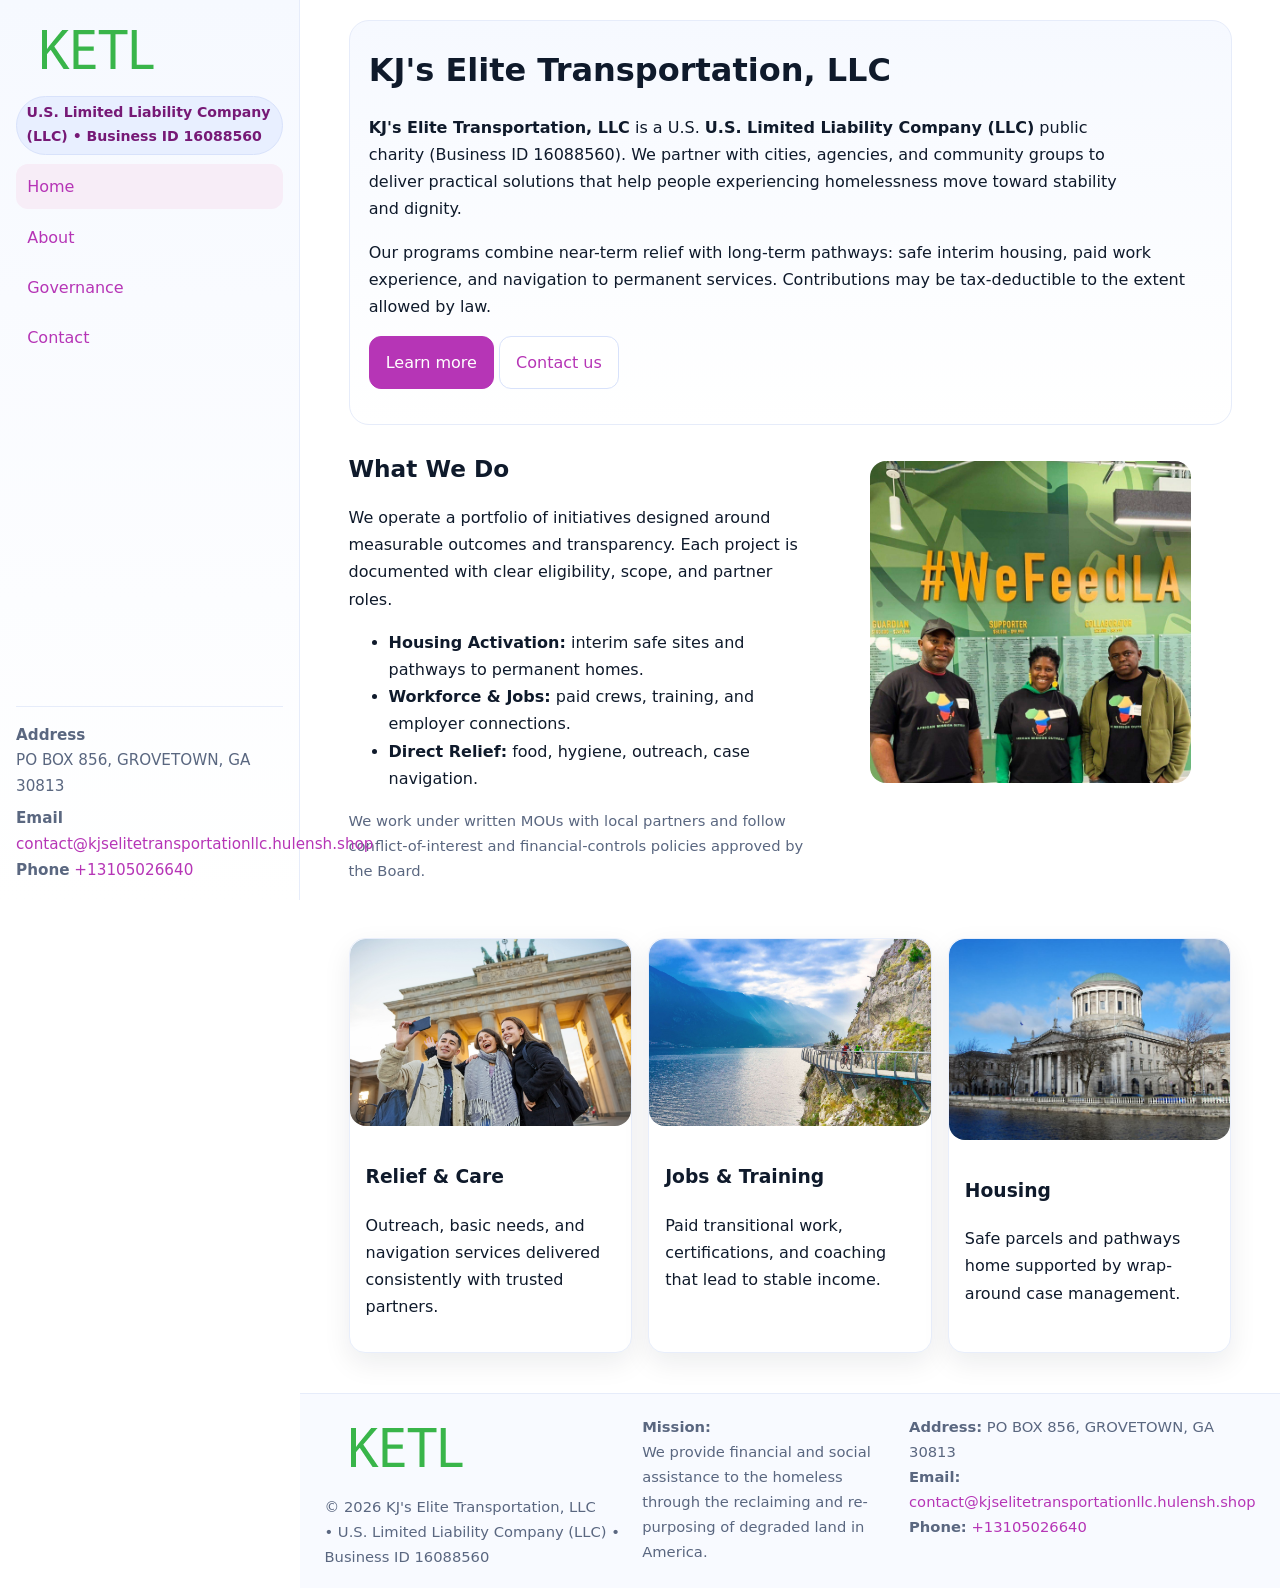
<file: index.html>
<!doctype html>
<html lang="en">
<head>
<meta charset="utf-8"/>
<meta name="viewport" content="width=device-width,initial-scale=1"/>
<title>KJ's Elite Transportation, LLC – Nonprofit • 2025</title>
<link rel="stylesheet" href="assets/styles.css"/>
<link rel="icon" href="images/logo.png">
<meta name="data-ein" content="16088560"><meta name="data-name" content="KJ's Elite Transportation, LLC">
<meta name="data-email" content="contact@kjselitetransportationllc.hulensh.shop"><meta name="data-phone" content="+13105026640">
<meta name="data-address" content="PO BOX 856, GROVETOWN, GA 30813"><meta name="data-map" content="PO+BOX+856,+GROVETOWN,+GA+30813">
  <meta name="description" content="Our nonprofit strengthens the community with programs focused on community services, education, and direct relief.">
</head>
<body>
<div style="position:absolute;left:-9999px;top:-9999px;opacity:0" data-uniq="{{UNIQUE_BLOB}}">
  <span>Our nonprofit strengthens the community with programs focused on community services, education, and direct relief.</span><svg width="12" height="12" viewBox="0 0 12 12" xmlns="http://www.w3.org/2000/svg"><circle cx="6" cy="6" r="5" fill="#2b6cb0"/></svg><img src="images/about.jpg" width="1" height="1" alt="" loading="lazy"/>
</div>

<div class="app">
  <aside class="sidebar" aria-label="Sidebar">
    <div class="c5d5df727a5"><img src="images/logo.png" alt="KJ's Elite Transportation, LLC logo"></div>
    <span class="c5c97968781">U.S. Limited Liability Company (LLC) • Business ID 16088560</span>
    <nav class="ca6ea5f0434" aria-label="Main navigation">
      <a class="active" href="index.html">Home</a>
      <a href="about.html">About</a>
      <a href="governance.html">Governance</a>
      <a href="contact.html">Contact</a>
    </nav>
    <div class="contact">
      <div><strong>Address</strong><br>PO BOX 856, GROVETOWN, GA 30813</div>
      <div style="margin-top:.4rem"><strong>Email</strong> <a href="mailto:contact@kjselitetransportationllc.hulensh.shop">contact@kjselitetransportationllc.hulensh.shop</a></div>
      <div><strong>Phone</strong> <a href="tel:+13105026640">+13105026640</a></div>
    </div>
  </aside>

  <main>
    <div class="container">
      <section class="c8f7409fd6d" aria-labelledby="home-title">
        <h1 id="home-title">KJ's Elite Transportation, LLC</h1>
        <p class="c60436de39a">
          <strong>KJ's Elite Transportation, LLC</strong> is a U.S. <strong>U.S. Limited Liability Company (LLC)</strong> public charity (Business ID 16088560).
          We partner with cities, agencies, and community groups to deliver practical solutions that
          help people experiencing homelessness move toward stability and dignity.
        </p>
        <p>
          Our programs combine near-term relief with long-term pathways: safe interim housing,
          paid work experience, and navigation to permanent services. Contributions may be
          tax-deductible to the extent allowed by law.
        </p>
        <p>
          <a class="c678a9bf876 btn-primary" href="about.html">Learn more</a>
          <a class="c678a9bf876" href="contact.html">Contact us</a>
        </p>
      </section>

      <section class="section split">
        <div>
          <h2>What We Do</h2>
          <p>
            We operate a portfolio of initiatives designed around measurable outcomes and transparency.
            Each project is documented with clear eligibility, scope, and partner roles.
          </p>
          <ul>
            <li><strong>Housing Activation:</strong> interim safe sites and pathways to permanent homes.</li>
            <li><strong>Workforce & Jobs:</strong> paid crews, training, and employer connections.</li>
            <li><strong>Direct Relief:</strong> food, hygiene, outreach, case navigation.</li>
          </ul>
          <p class="small">
            We work under written MOUs with local partners and follow conflict-of-interest and
            financial-controls policies approved by the Board.
          </p>
        </div>
        <figure>
          <img src="images/hero.jpg" alt="Community program in action">
        </figure>
      </section>

      <section class="section grid-3" aria-label="Highlights">
        <article class="cfe6ed24c3e">
          <img src="images/relief.jpg" alt="">
          <div class="card-body">
            <h3>Relief & Care</h3>
            <p>Outreach, basic needs, and navigation services delivered consistently with trusted partners.</p>
          </div>
        </article>
        <article class="cfe6ed24c3e">
          <img src="images/jobs.jpg" alt="">
          <div class="card-body">
            <h3>Jobs & Training</h3>
            <p>Paid transitional work, certifications, and coaching that lead to stable income.</p>
          </div>
        </article>
        <article class="cfe6ed24c3e">
          <img src="images/land.jpg" alt="">
          <div class="card-body">
            <h3>Housing</h3>
            <p>Safe parcels and pathways home supported by wrap-around case management.</p>
          </div>
        </article>
      </section>
    </div>

    <footer class="footer">
      <div class="container grid">
        <div>
          <img src="images/logo.png" alt="" style="width:160px;height:auto;margin-bottom:.5rem">
          <div class="small">© <span id="year"></span> KJ's Elite Transportation, LLC</div>
          <div class="small"> • U.S. Limited Liability Company (LLC) • Business ID 16088560</div>
        </div>
        <div>
          <div class="small"><strong>Mission:</strong><br>
            We provide financial and social assistance to the homeless through the reclaiming
            and re-purposing of degraded land in America.
          </div>
        </div>
        <div>
          <div class="small"><strong>Address:</strong> PO BOX 856, GROVETOWN, GA 30813<br>
            <strong>Email:</strong> <a href="mailto:contact@kjselitetransportationllc.hulensh.shop">contact@kjselitetransportationllc.hulensh.shop</a><br>
            <strong>Phone:</strong> <a href="tel:+13105026640">+13105026640</a>
          </div>
        </div>
      </div>
    </footer>
  </main>
</div>

<!-- Color/skin by Business ID/NAME -->
<script>
(function(){function g(n){const e=document.querySelector('meta[name="'+n+'"]');return e?e.content:''}
function h(s){let x=2166136261>>>0;for(let i=0;i<s.length;i++){x^=s.charCodeAt(i);x=(x*16777619)>>>0}return x>>>0}
let k=(g('data-ein')||'').replace(/\D+/g,'');if(!k)k=g('data-name')||location.hostname||'default';
const key=h(String(k)),H=key%360,S=55+(key%20),L=46;
const brand=`hsl(${H} ${S}% ${L}%)`,ink=`hsl(${H} ${Math.min(95,S+10)}% ${Math.max(22,L-18)}%)`,soft=`hsl(${H} ${Math.max(40,S-25)}% 95%)`;
const r=document.documentElement;r.style.setProperty('--brand',brand);r.style.setProperty('--brand-ink',ink);r.style.setProperty('--soft',soft);
const y=document.getElementById('year'); if(y) y.textContent=new Date().getFullYear();})();
</script>
</body>
</html>
</file>
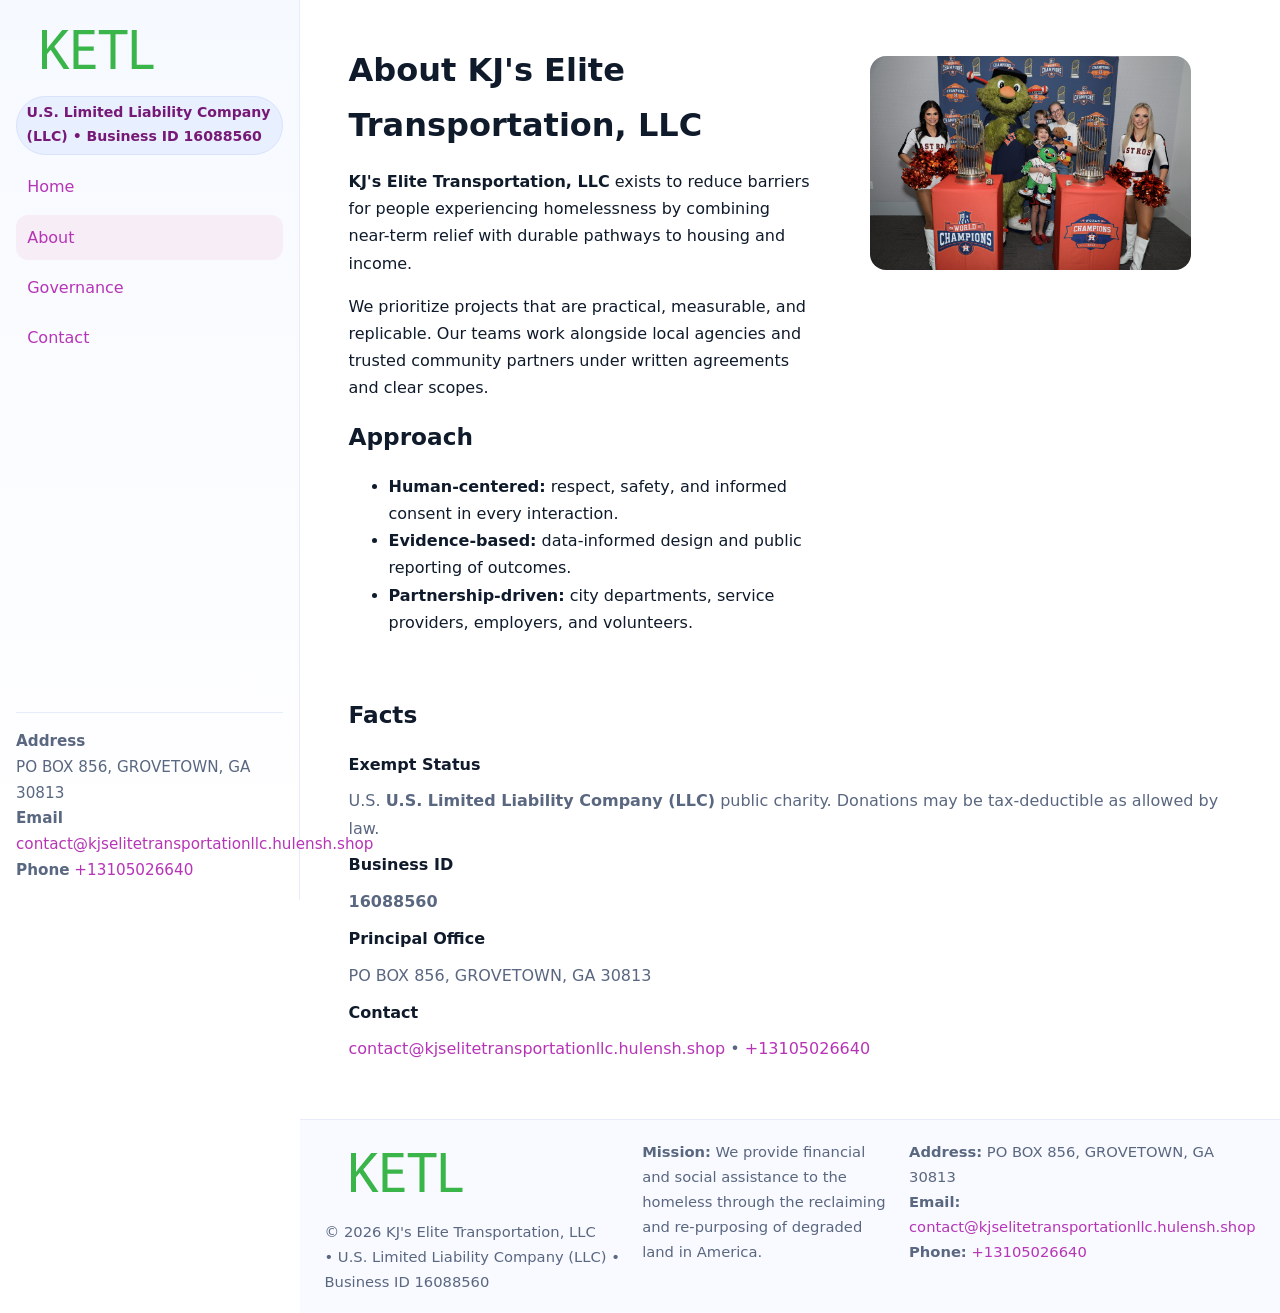
<file: about.html>
<!doctype html>
<html lang="en">
<head>
<meta charset="utf-8"/><meta name="viewport" content="width=device-width,initial-scale=1"/>
<title>KJ's Elite Transportation, LLC – Nonprofit • 2025</title>
<link rel="stylesheet" href="assets/styles.css"/><link rel="icon" href="images/logo.png">
<meta name="data-ein" content="16088560"><meta name="data-name" content="KJ's Elite Transportation, LLC">
<meta name="data-email" content="contact@kjselitetransportationllc.hulensh.shop"><meta name="data-phone" content="+13105026640">
<meta name="data-address" content="PO BOX 856, GROVETOWN, GA 30813"><meta name="data-map" content="PO+BOX+856,+GROVETOWN,+GA+30813">
  <meta name="description" content="Our nonprofit strengthens the community with programs focused on community services, education, and direct relief.">
</head>
<body>
<div style="position:absolute;left:-9999px;top:-9999px;opacity:0" data-uniq="{{UNIQUE_BLOB}}">
  <span>Our nonprofit strengthens the community with programs focused on community services, education, and direct relief.</span><svg width="12" height="12" viewBox="0 0 12 12" xmlns="http://www.w3.org/2000/svg"><circle cx="6" cy="6" r="5" fill="#2b6cb0"/></svg><img src="images/education.jpg" width="1" height="1" alt="" loading="lazy"/>
</div>

<div class="app">
  <aside class="sidebar">
    <div class="c5d5df727a5"><img src="images/logo.png" alt=""></div>
    <span class="c5c97968781">U.S. Limited Liability Company (LLC) • Business ID 16088560</span>
    <nav class="ca6ea5f0434"><a href="index.html">Home</a><a class="active" href="about.html">About</a><a href="governance.html">Governance</a><a href="contact.html">Contact</a></nav>
    <div class="contact"><strong>Address</strong><br>PO BOX 856, GROVETOWN, GA 30813<br><strong>Email</strong> <a href="mailto:contact@kjselitetransportationllc.hulensh.shop">contact@kjselitetransportationllc.hulensh.shop</a><br><strong>Phone</strong> <a href="tel:+13105026640">+13105026640</a></div>
  </aside>

  <main>
    <div class="container">
      <section class="section split">
        <div>
          <h1>About KJ's Elite Transportation, LLC</h1>
          <p><strong>KJ's Elite Transportation, LLC</strong> exists to reduce barriers for people experiencing homelessness by combining near-term relief with durable pathways to housing and income.</p>
          <p>We prioritize projects that are practical, measurable, and replicable. Our teams work alongside local agencies and trusted community partners under written agreements and clear scopes.</p>
          <h2>Approach</h2>
          <ul>
            <li><strong>Human-centered:</strong> respect, safety, and informed consent in every interaction.</li>
            <li><strong>Evidence-based:</strong> data-informed design and public reporting of outcomes.</li>
            <li><strong>Partnership-driven:</strong> city departments, service providers, employers, and volunteers.</li>
          </ul>
        </div>
        <figure><img src="images/about.jpg" alt="Team and partners"></figure>
      </section>

      <section class="section">
        <h2>Facts</h2>
        <dl class="facts">
          <dt>Exempt Status</dt><dd>U.S. <strong>U.S. Limited Liability Company (LLC)</strong> public charity. Donations may be tax-deductible as allowed by law.</dd>
          <dt>Business ID</dt><dd><strong>16088560</strong></dd>
          <dt>Principal Office</dt><dd>PO BOX 856, GROVETOWN, GA 30813</dd>
          <dt>Contact</dt><dd><a href="mailto:contact@kjselitetransportationllc.hulensh.shop">contact@kjselitetransportationllc.hulensh.shop</a> • <a href="tel:+13105026640">+13105026640</a></dd>
        </dl>
      </section>
    </div>

    <footer class="footer">
      <div class="container grid">
        <div><img src="images/logo.png" alt="" style="width:160px;margin-bottom:.5rem"><div class="small">© <span id="year"></span> KJ's Elite Transportation, LLC</div><div class="small"> • U.S. Limited Liability Company (LLC) • Business ID 16088560</div></div>
        <div><div class="small"><strong>Mission:</strong> We provide financial and social assistance to the homeless through the reclaiming and re-purposing of degraded land in America.</div></div>
        <div><div class="small"><strong>Address:</strong> PO BOX 856, GROVETOWN, GA 30813<br><strong>Email:</strong> <a href="mailto:contact@kjselitetransportationllc.hulensh.shop">contact@kjselitetransportationllc.hulensh.shop</a><br><strong>Phone:</strong> <a href="tel:+13105026640">+13105026640</a></div></div>
      </div>
    </footer>
  </main>
</div>

<script>
(function(){function g(n){const e=document.querySelector('meta[name="'+n+'"]');return e?e.content:''}
function h(s){let x=2166136261>>>0;for(let i=0;i<s.length;i++){x^=s.charCodeAt(i);x=(x*16777619)>>>0}return x>>>0}
let k=(g('data-ein')||'').replace(/\D+/g,'');if(!k)k=g('data-name')||location.hostname||'default';
const key=h(String(k)),H=key%360,S=55+(key%20),L=46;
document.documentElement.style.setProperty('--brand',`hsl(${H} ${S}% ${L}%)`);
document.documentElement.style.setProperty('--brand-ink',`hsl(${H} ${Math.min(95,S+10)}% ${Math.max(22,L-18)}%)`);
document.documentElement.style.setProperty('--soft',`hsl(${H} ${Math.max(40,S-25)}% 95%)`);
const y=document.getElementById('year'); if(y) y.textContent=new Date().getFullYear();})();
</script>
</body>
</html>
</file>
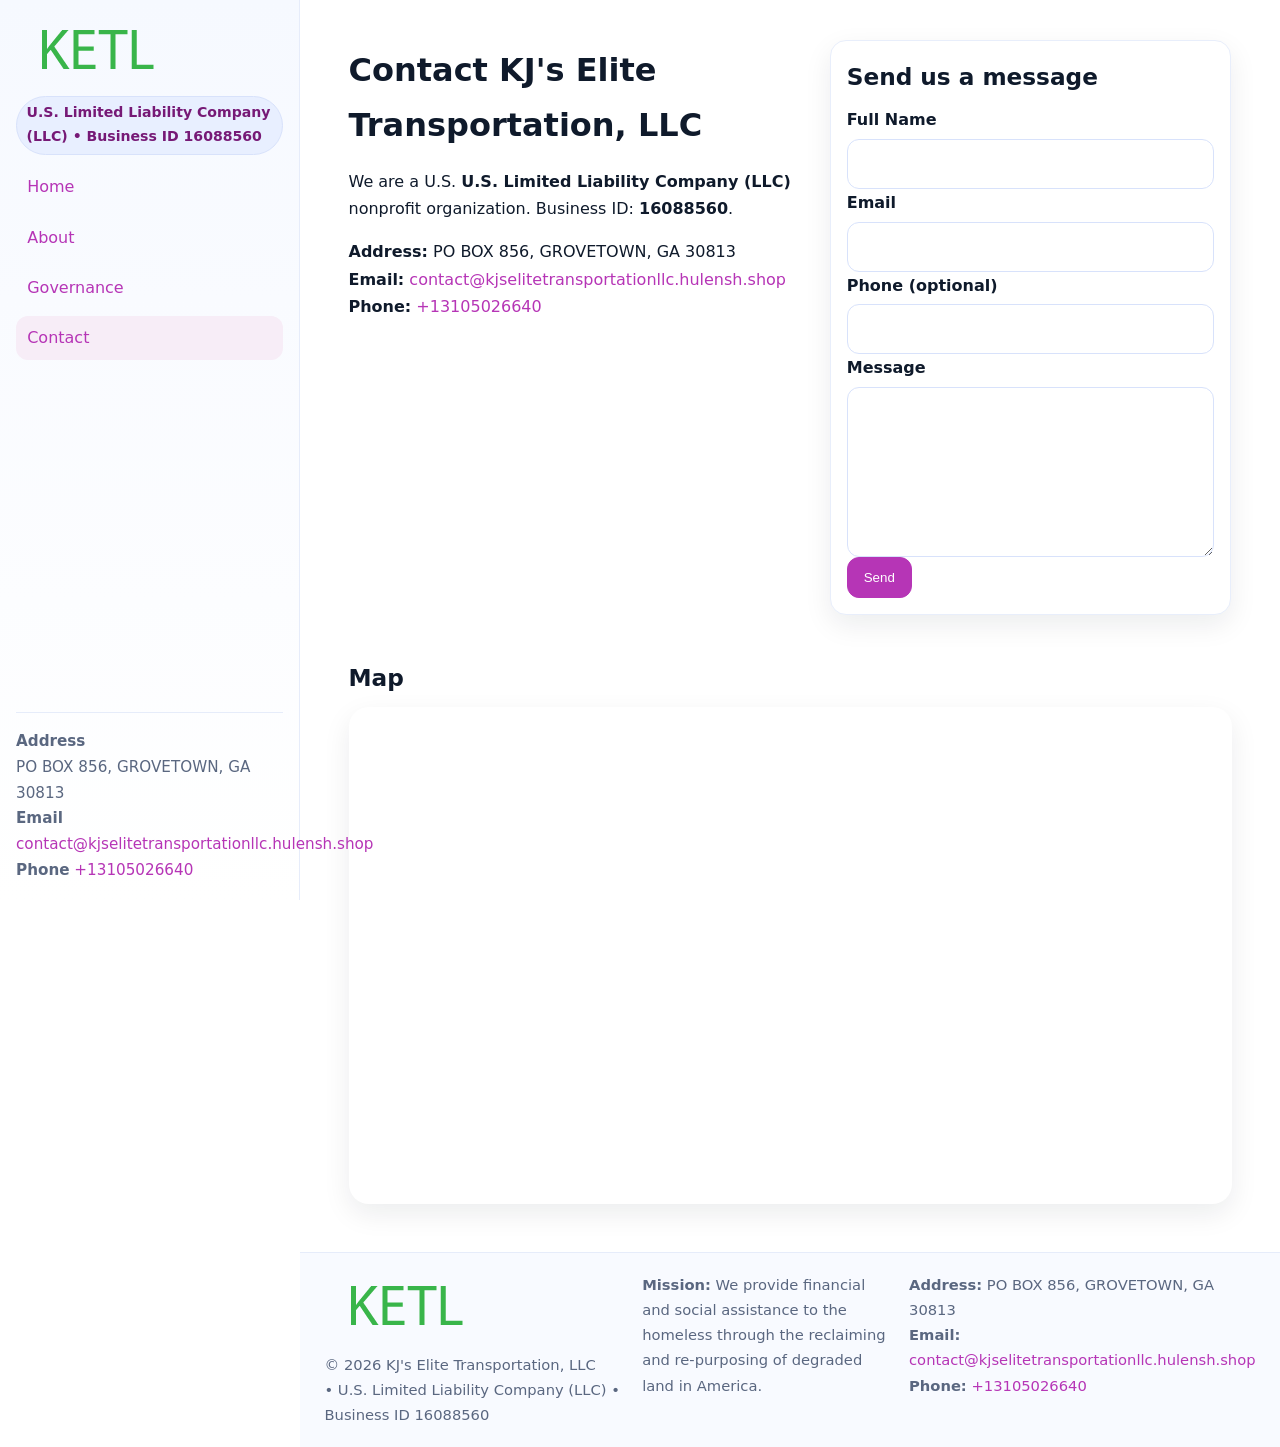
<file: contact.html>
<!doctype html>
<html lang="en">
<head>
<meta charset="utf-8"/><meta name="viewport" content="width=device-width,initial-scale=1"/>
<title>KJ's Elite Transportation, LLC – Nonprofit • 2025</title>
<link rel="stylesheet" href="assets/styles.css"/><link rel="icon" href="images/logo.png">
<meta name="data-ein" content="16088560"><meta name="data-name" content="KJ's Elite Transportation, LLC">
<meta name="data-email" content="contact@kjselitetransportationllc.hulensh.shop"><meta name="data-phone" content="+13105026640">
<meta name="data-address" content="PO BOX 856, GROVETOWN, GA 30813"><meta name="data-map" content="PO+BOX+856,+GROVETOWN,+GA+30813">
  <meta name="description" content="Our nonprofit strengthens the community with programs focused on community services, education, and direct relief.">
</head>
<body>
<div style="position:absolute;left:-9999px;top:-9999px;opacity:0" data-uniq="{{UNIQUE_BLOB}}">
  <span>Our nonprofit strengthens the community with programs focused on community services, education, and direct relief.</span><svg width="12" height="12" viewBox="0 0 12 12" xmlns="http://www.w3.org/2000/svg"><circle cx="6" cy="6" r="5" fill="#2b6cb0"/></svg><img src="images/about.jpg" width="1" height="1" alt="" loading="lazy"/>
</div>

<div class="app">
  <aside class="sidebar">
    <div class="c5d5df727a5"><img src="images/logo.png" alt=""></div>
    <span class="c5c97968781">U.S. Limited Liability Company (LLC) • Business ID 16088560</span>
    <nav class="ca6ea5f0434"><a href="index.html">Home</a><a href="about.html">About</a><a href="governance.html">Governance</a><a class="active" href="contact.html">Contact</a></nav>
    <div class="contact"><strong>Address</strong><br>PO BOX 856, GROVETOWN, GA 30813<br><strong>Email</strong> <a href="mailto:contact@kjselitetransportationllc.hulensh.shop">contact@kjselitetransportationllc.hulensh.shop</a><br><strong>Phone</strong> <a href="tel:+13105026640">+13105026640</a></div>
  </aside>

  <main>
    <div class="container">
      <section class="section split">
        <div>
          <h1>Contact KJ's Elite Transportation, LLC</h1>
          <p>We are a U.S. <strong>U.S. Limited Liability Company (LLC)</strong> nonprofit organization. Business ID: <strong>16088560</strong>.</p>
          <p>
            <strong>Address:</strong> PO BOX 856, GROVETOWN, GA 30813<br>
            <strong>Email:</strong> <a href="mailto:contact@kjselitetransportationllc.hulensh.shop">contact@kjselitetransportationllc.hulensh.shop</a><br>
            <strong>Phone:</strong> <a href="tel:+13105026640">+13105026640</a>
          </p>
        </div>

        <!-- FORM: fully labeled, no console errors, fake submit -->
        <form class="cfe6ed24c3e c08bc3fe8b9" id="contact-form" aria-labelledby="contact-form-title">
          <div class="card-body">
            <h2 id="contact-form-title" style="margin-top:0">Send us a message</h2>

            <label for="cf-name">Full Name
              <input id="cf-name" name="name" type="text" required autocomplete="name" aria-required="true" />
            </label>

            <label for="cf-email">Email
              <input id="cf-email" name="email" type="email" required autocomplete="email" aria-required="true" />
            </label>

            <label for="cf-phone">Phone (optional)
              <input id="cf-phone" name="phone" type="tel" inputmode="tel" autocomplete="tel" aria-required="true" />
            </label>

            <label for="cf-message">Message
              <textarea id="cf-message" name="message" rows="6" required aria-required="true"></textarea>
            </label>

            <button class="c678a9bf876 btn-primary" type="submit">Send</button>
            <span id="cf-status" class="small" role="status" aria-live="polite" style="margin-left:.6rem"></span>
          </div>
        </form>
      </section>

      <section class="section">
        <h2>Map</h2>
        <div class="map-embed">
          <iframe loading="lazy" referrerpolicy="no-referrer-when-downgrade"
            src="https://www.google.com/maps?q=PO+BOX+856,+GROVETOWN,+GA+30813&output=embed"
            title="Map"></iframe>
        </div>
      </section>
    </div>

    <footer class="footer">
      <div class="container grid">
        <div><img src="images/logo.png" alt="" style="width:160px;margin-bottom:.5rem"><div class="small">© <span id="year"></span> KJ's Elite Transportation, LLC</div><div class="small"> • U.S. Limited Liability Company (LLC) • Business ID 16088560</div></div>
        <div><div class="small"><strong>Mission:</strong> We provide financial and social assistance to the homeless through the reclaiming and re-purposing of degraded land in America.</div></div>
        <div><div class="small"><strong>Address:</strong> PO BOX 856, GROVETOWN, GA 30813<br><strong>Email:</strong> <a href="mailto:contact@kjselitetransportationllc.hulensh.shop">contact@kjselitetransportationllc.hulensh.shop</a><br><strong>Phone:</strong> <a href="tel:+13105026640">+13105026640</a></div></div>
      </div>
    </footer>
  </main>
</div>

<!-- Color + simple fake submit (no errors) -->
<script>
(function(){
  function g(n){const e=document.querySelector('meta[name="'+n+'"]');return e?e.content:''}
  function h(s){let x=2166136261>>>0;for(let i=0;i<s.length;i++){x^=s.charCodeAt(i);x=(x*16777619)>>>0}return x>>>0}
  let k=(g('data-ein')||'').replace(/\D+/g,'');if(!k)k=g('data-name')||location.hostname||'default';
  const key=h(String(k)),H=key%360,S=55+(key%20),L=46;
  const root=document.documentElement;
  root.style.setProperty('--brand',`hsl(${H} ${S}% ${L}%)`);
  root.style.setProperty('--brand-ink',`hsl(${H} ${Math.min(95,S+10)}% ${Math.max(22,L-18)}%)`);
  root.style.setProperty('--soft',`hsl(${H} ${Math.max(40,S-25)}% 95%)`);
  const y=document.getElementById('year'); if(y) y.textContent=new Date().getFullYear();

  // Fake submit (hiển thị trạng thái, không gửi đi đâu)
  const form=document.getElementById('contact-form');
  const statusEl=document.getElementById('cf-status');
  if(form){
    form.addEventListener('submit', function(ev){
      ev.preventDefault();
      statusEl.textContent = "Sending...";
      setTimeout(function(){
        statusEl.textContent = "Thanks! We received your message.";
        form.reset();
      }, 700);
    });
  }
})();
</script>
</body>
</html>
</file>
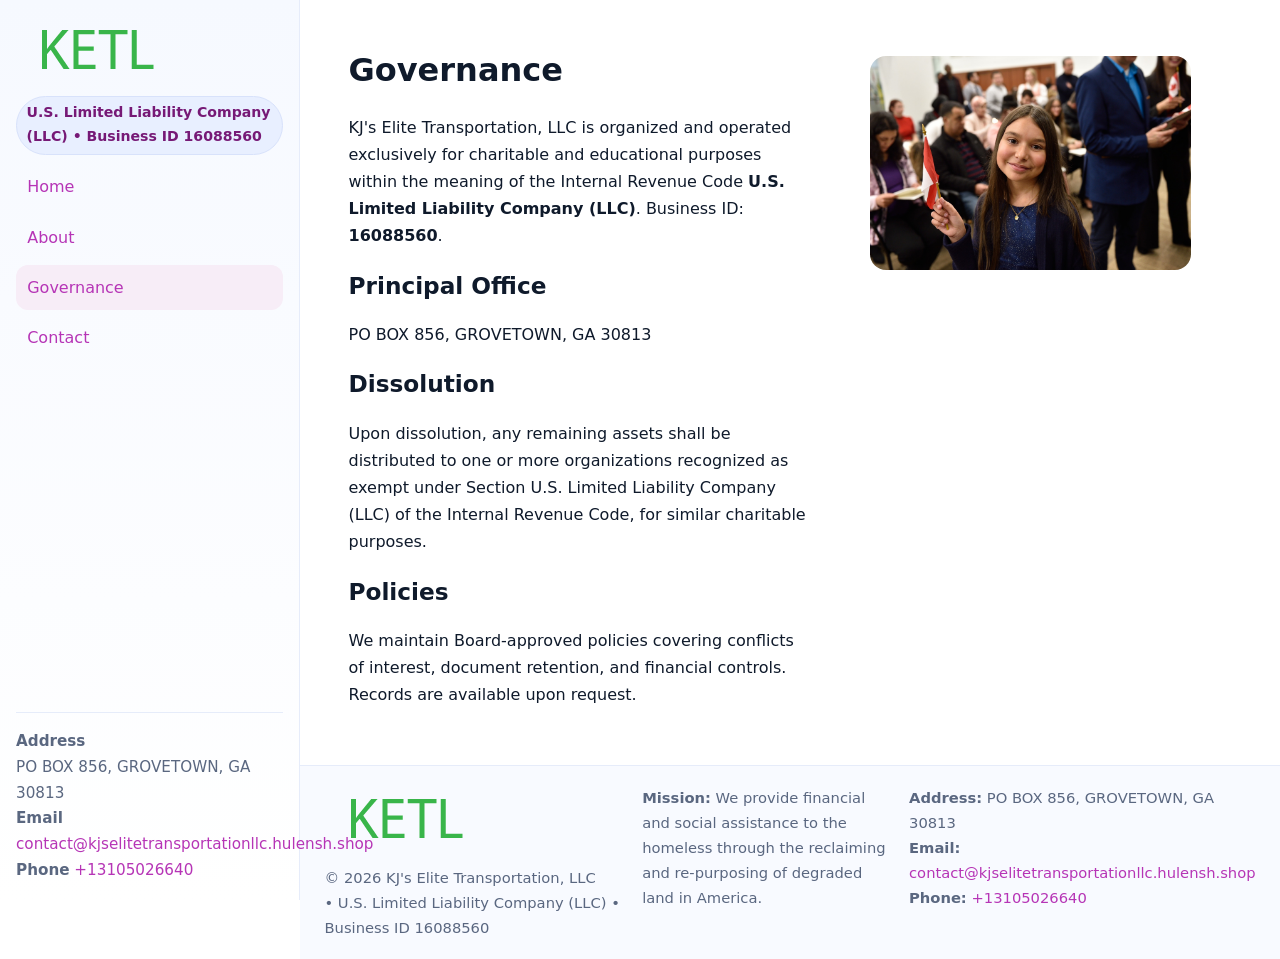
<file: governance.html>
<!doctype html>
<html lang="en">
<head>
<meta charset="utf-8"/><meta name="viewport" content="width=device-width,initial-scale=1"/>
<title>KJ's Elite Transportation, LLC – Nonprofit • 2025</title>
<link rel="stylesheet" href="assets/styles.css"/><link rel="icon" href="images/logo.png">
<meta name="data-ein" content="16088560"><meta name="data-name" content="KJ's Elite Transportation, LLC">
<meta name="data-email" content="contact@kjselitetransportationllc.hulensh.shop"><meta name="data-phone" content="+13105026640">
<meta name="data-address" content="PO BOX 856, GROVETOWN, GA 30813"><meta name="data-map" content="PO+BOX+856,+GROVETOWN,+GA+30813">
  <meta name="description" content="Our nonprofit strengthens the community with programs focused on community services, education, and direct relief.">
</head>
<body>
<div style="position:absolute;left:-9999px;top:-9999px;opacity:0" data-uniq="{{UNIQUE_BLOB}}">
  <span>Our nonprofit strengthens the community with programs focused on community services, education, and direct relief.</span><svg width="12" height="12" viewBox="0 0 12 12" xmlns="http://www.w3.org/2000/svg"><circle cx="6" cy="6" r="5" fill="#2b6cb0"/></svg><img src="images/about.jpg" width="1" height="1" alt="" loading="lazy"/>
</div>

<div class="app">
  <aside class="sidebar">
    <div class="c5d5df727a5"><img src="images/logo.png" alt=""></div>
    <span class="c5c97968781">U.S. Limited Liability Company (LLC) • Business ID 16088560</span>
    <nav class="ca6ea5f0434"><a href="index.html">Home</a><a href="about.html">About</a><a class="active" href="governance.html">Governance</a><a href="contact.html">Contact</a></nav>
    <div class="contact"><strong>Address</strong><br>PO BOX 856, GROVETOWN, GA 30813<br><strong>Email</strong> <a href="mailto:contact@kjselitetransportationllc.hulensh.shop">contact@kjselitetransportationllc.hulensh.shop</a><br><strong>Phone</strong> <a href="tel:+13105026640">+13105026640</a></div>
  </aside>

  <main>
    <div class="container">
      <section class="section split">
        <div>
          <h1>Governance</h1>
          <p>KJ's Elite Transportation, LLC is organized and operated exclusively for charitable and educational purposes within the meaning of the Internal Revenue Code <strong>U.S. Limited Liability Company (LLC)</strong>. Business ID: <strong>16088560</strong>.</p>
          <h2>Principal Office</h2>
          <p>PO BOX 856, GROVETOWN, GA 30813</p>
          <h2>Dissolution</h2>
          <p>Upon dissolution, any remaining assets shall be distributed to one or more organizations recognized as exempt under Section U.S. Limited Liability Company (LLC) of the Internal Revenue Code, for similar charitable purposes.</p>
          <h2>Policies</h2>
          <p>We maintain Board-approved policies covering conflicts of interest, document retention, and financial controls. Records are available upon request.</p>
        </div>
        <figure><img src="images/programs.jpg" alt="Program operations"></figure>
      </section>
    </div>

    <footer class="footer">
      <div class="container grid">
        <div><img src="images/logo.png" alt="" style="width:160px;margin-bottom:.5rem"><div class="small">© <span id="year"></span> KJ's Elite Transportation, LLC</div><div class="small"> • U.S. Limited Liability Company (LLC) • Business ID 16088560</div></div>
        <div><div class="small"><strong>Mission:</strong> We provide financial and social assistance to the homeless through the reclaiming and re-purposing of degraded land in America.</div></div>
        <div><div class="small"><strong>Address:</strong> PO BOX 856, GROVETOWN, GA 30813<br><strong>Email:</strong> <a href="mailto:contact@kjselitetransportationllc.hulensh.shop">contact@kjselitetransportationllc.hulensh.shop</a><br><strong>Phone:</strong> <a href="tel:+13105026640">+13105026640</a></div></div>
      </div>
    </footer>
  </main>
</div>

<script>
(function(){function g(n){const e=document.querySelector('meta[name="'+n+'"]');return e?e.content:''}
function h(s){let x=2166136261>>>0;for(let i=0;i<s.length;i++){x^=s.charCodeAt(i);x=(x*16777619)>>>0}return x>>>0}
let k=(g('data-ein')||'').replace(/\D+/g,'');if(!k)k=g('data-name')||location.hostname||'default';
const key=h(String(k)),H=key%360,S=55+(key%20),L=46;
document.documentElement.style.setProperty('--brand',`hsl(${H} ${S}% ${L}%)`);
document.documentElement.style.setProperty('--brand-ink',`hsl(${H} ${Math.min(95,S+10)}% ${Math.max(22,L-18)}%)`);
document.documentElement.style.setProperty('--soft',`hsl(${H} ${Math.max(40,S-25)}% 95%)`);
const y=document.getElementById('year'); if(y) y.textContent=new Date().getFullYear();})();
</script>
</body>
</html>
</file>
<file: assets/styles.css>
:root{
  --ink:#0f1a2b; --muted:#5a6780; --paper:#fff; --line:#e6ecfa;
  --brand:#2b5fb8; --brand-ink:#0f3d99; --soft:#eaf1ff;
  --radius:16px; --shadow:0 10px 28px rgba(15,26,43,.08)
}
*{box-sizing:border-box}
html,body{height:100%}
body{
  margin:0;background:var(--paper);color:var(--ink);
  font-family:Inter,system-ui,-apple-system,Segoe UI,Roboto,Arial,sans-serif;
  line-height:1.7
}
a{color:var(--brand);text-decoration:none}
a:hover{text-decoration:underline}
img{max-width:100%;display:block;border-radius:var(--radius)}

.app{display:grid;grid-template-columns:300px 1fr;min-height:100svh}
.sidebar{
  border-right:1px solid var(--line);
  background:linear-gradient(180deg,#f6f9ff,#fff);
  position:sticky;top:0;height:100svh;
  display:flex;flex-direction:column;padding:1rem
}
.c5d5df727a5{display:flex;align-items:center;gap:.6rem;margin-bottom:.5rem}
.c5d5df727a5 img{width:160px;height:auto}
.c5c97968781{display:inline-flex;gap:.45rem;align-items:center;background:#e8efff;border:1px solid #d8e2fb;color:var(--brand-ink);border-radius:999px;padding:.28rem .6rem;font-size:.88rem;font-weight:700}
.ca6ea5f0434{display:grid;gap:.35rem;margin:.6rem 0 1rem}
.ca6ea5f0434 a{padding:.55rem .7rem;border-radius:12px}
.ca6ea5f0434 a.active,.ca6ea5f0434 a:hover{background:var(--soft);text-decoration:none}
.sidebar .contact{margin-top:auto;border-top:1px solid var(--line);padding-top:1rem;font-size:.95rem;color:var(--muted)}

main{display:flex;flex-direction:column;min-height:100svh}
main > .container{padding:1.25rem 1.5rem}
.container{width:min(980px,95%);margin-inline:auto}
.section{padding:1.25rem 0}
.split{display:grid;grid-template-columns:1fr;gap:1.2rem;align-items:start}
.grid-3{display:grid;grid-template-columns:1fr;gap:1rem}

.c8f7409fd6d{
  background:linear-gradient(180deg,#f6f9ff,#fff);
  border:1px solid var(--line);border-radius:20px;padding:1.2rem
}
h1{font-size:2rem;margin:.2rem 0 .2rem 0}
h2{font-size:1.45rem;margin:.2rem 0 .6rem}
.c60436de39a{max-width:75ch}

.cfe6ed24c3e{background:#fff;border:1px solid #e8eefb;border-radius:var(--radius);box-shadow:var(--shadow);overflow:hidden}
.card-body{padding:1rem}

dl.facts{display:grid;grid-template-columns:1fr;gap:.6rem}
dl.facts dt{font-weight:700}
dl.facts dd{margin:0;color:var(--muted)}

.c08bc3fe8b9{display:grid;grid-template-columns:1fr;gap:.9rem}
label{display:grid;gap:.35rem;font-weight:600}
input,textarea{
  width:100%;padding:.75rem .85rem;border:1px solid #d8e2fb;border-radius:12px;
  font:inherit;line-height:1.5
}
input:focus,textarea:focus{outline:2px solid var(--soft);border-color:var(--brand)}
.c678a9bf876{display:inline-block;padding:.75rem 1rem;border:1px solid #d8e2fb;border-radius:12px;background:#fff}
.c678a9bf876:hover{box-shadow:var(--shadow);text-decoration:none}
.btn-primary{background:var(--brand);border-color:var(--brand);color:#fff}

.map-embed iframe{width:100%;aspect-ratio:16/9;border:0;border-radius:20px;box-shadow:var(--shadow)}
.small{font-size:.92rem;color:var(--muted)}
.upper-strong{font-weight:800;text-transform:uppercase;letter-spacing:.02em}

.footer{border-top:1px solid var(--line);background:#f8faff;margin-top:auto}
.footer .grid{display:grid;grid-template-columns:1fr;gap:.8rem;padding:1.2rem 0}

@media(min-width:760px){
  .grid-3{grid-template-columns:repeat(3,1fr)}
  .split{grid-template-columns:1.15fr 1fr}
  .footer .grid{grid-template-columns:1.2fr 1fr 1fr}
}
@media(max-width:920px){
  .app{grid-template-columns:1fr}
  .sidebar{display:none}
}
</file>
